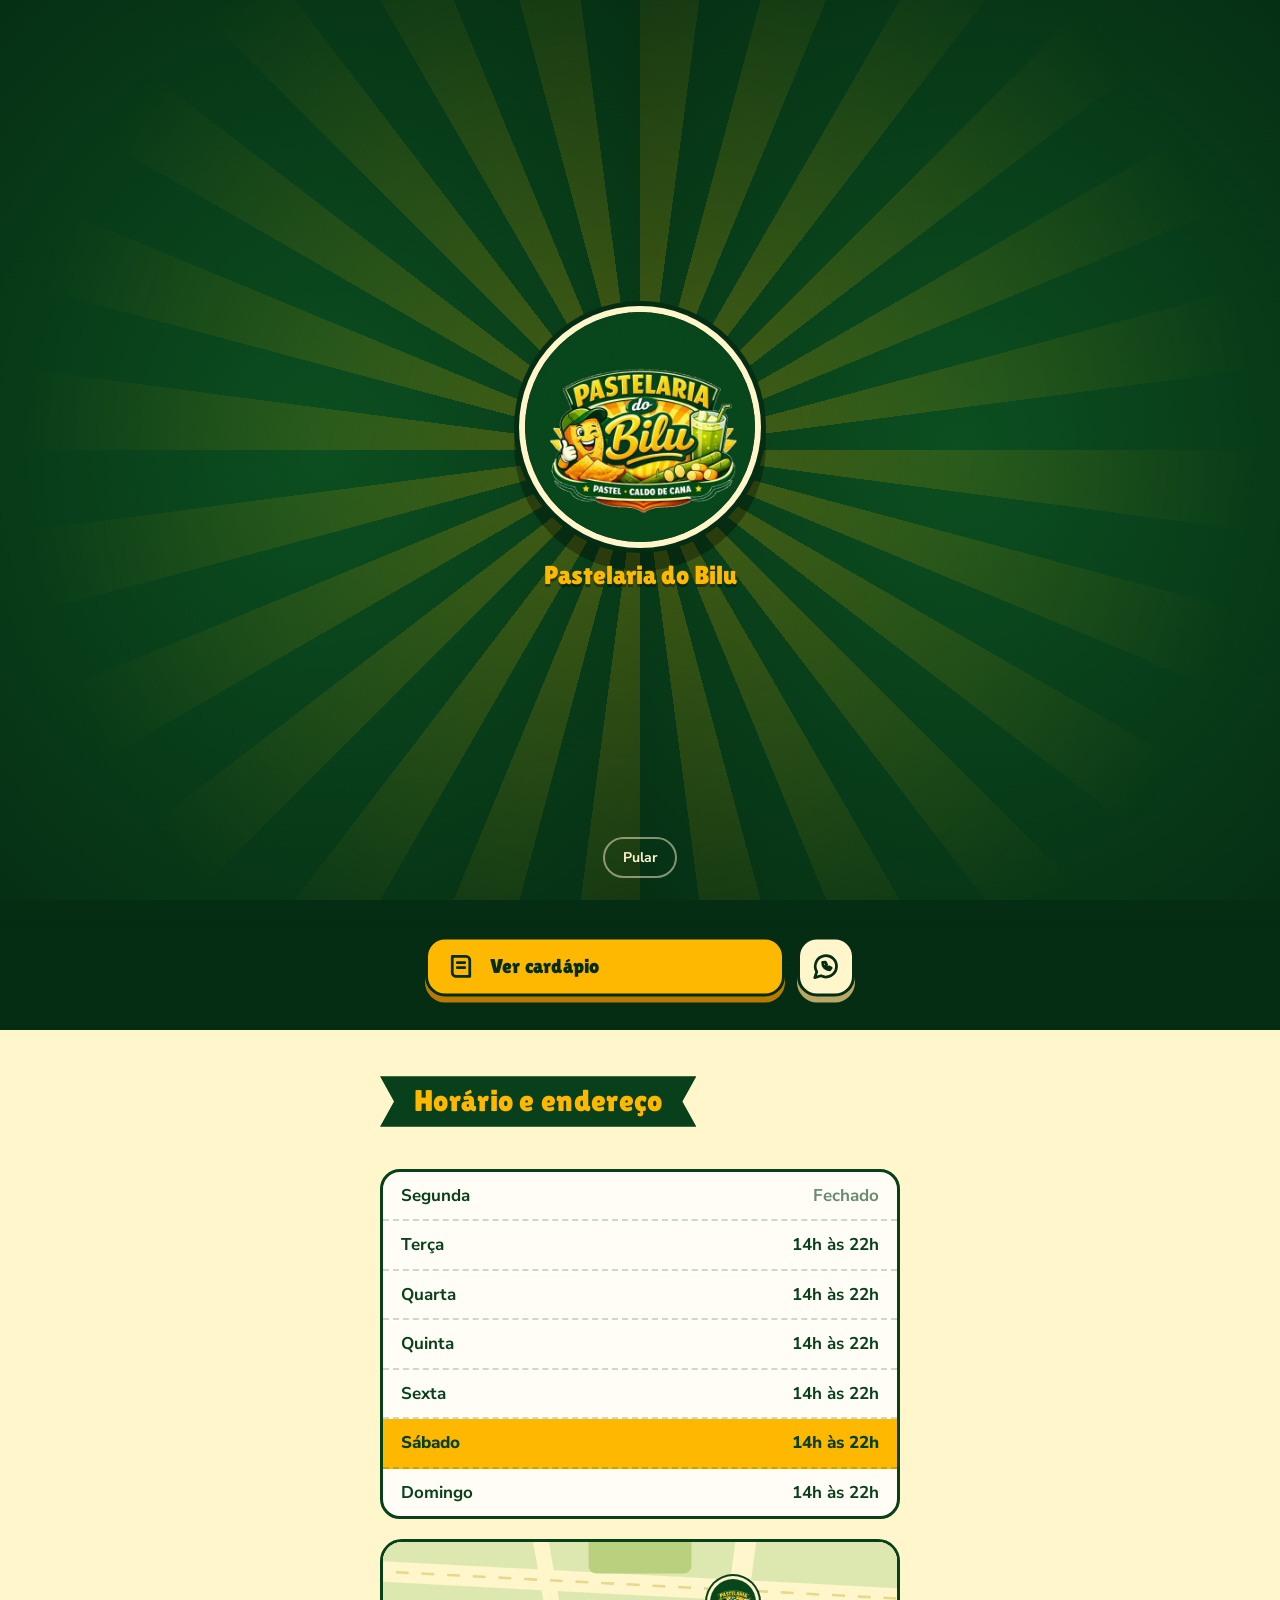
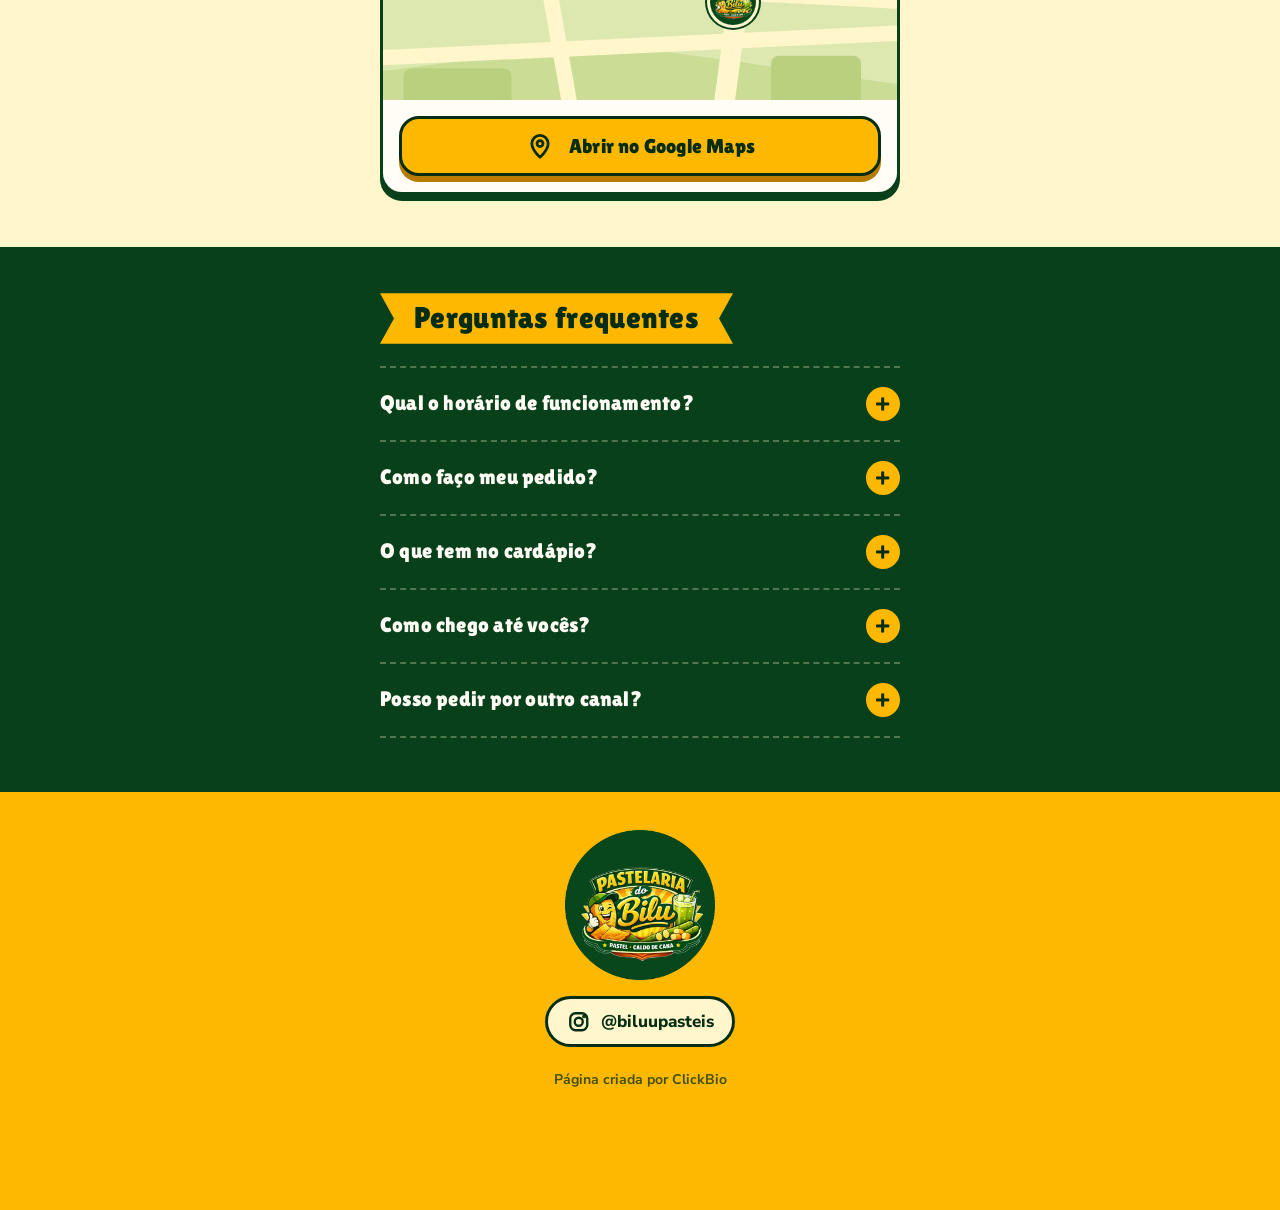
<file: index.html>
<!doctype html>
<html lang="pt-BR" data-base="">
<head>
<meta charset="utf-8">
<meta name="viewport" content="width=device-width,initial-scale=1,viewport-fit=cover">
<title>Pastelaria do Bilu | Pastel, caldo de cana e açaí</title>
<meta name="description" content="Pastelaria do Bilu: pastéis, caldo de cana e açaí. Veja o cardápio, monte seu pedido, chame no WhatsApp e veja como chegar. Aberto de terça a domingo, das 14h às 22h.">
<meta name="theme-color" content="#07401A">
<meta property="og:title" content="Pastelaria do Bilu">
<meta property="og:description" content="Pastel, caldo de cana e açaí. Veja o cardápio e faça seu pedido.">
<meta property="og:type" content="website">
<meta property="og:image" content="assets/img/logo-circulo.png">
<link rel="icon" type="image/png" href="assets/img/favicon.png">
<link rel="apple-touch-icon" href="assets/img/favicon-192.png">
<link rel="preload" href="assets/fonts/lilita-one-latin-400-normal.woff2" as="font" type="font/woff2" crossorigin>
<link rel="preload" href="assets/img/logo-circulo.webp" as="image" type="image/webp">
<script>
(function(){var d=document.documentElement,r=false;
try{r=matchMedia('(prefers-reduced-motion: reduce)').matches}catch(e){}
if(!r){d.classList.add('motion');var v=false;try{v=sessionStorage.getItem('bilu-intro')}catch(e){}if(!v)d.classList.add('intro-on')}
setTimeout(function(){d.classList.add('hero-go')},4500)})();
</script>
<link rel="stylesheet" href="assets/css/style.css">
</head>
<body>
<svg xmlns="http://www.w3.org/2000/svg" width="0" height="0" style="position:absolute" aria-hidden="true" focusable="false"><defs>
<symbol id="i-cardapio" viewBox="0 0 24 24"><path d="M5 4h11a3 3 0 0 1 3 3v13H8a3 3 0 0 1-3-3z"/><path d="M9 9h6M9 13h6"/></symbol>
<symbol id="i-zap" viewBox="0 0 24 24"><path d="M3 21l1.6-4.7A8.5 8.5 0 1 1 8 19.5z"/><path d="M9.3 8.8c-.3 3.3 2.6 6 5.8 5.9l1.1-1.4-2-1-.9.8a3.4 3.4 0 0 1-1.6-1.6l.8-.9-1-2z"/></symbol>
<symbol id="i-pino" viewBox="0 0 24 24"><path d="M12 21s-6.5-5.6-6.5-11a6.5 6.5 0 0 1 13 0c0 5.4-6.5 11-6.5 11z"/><circle cx="12" cy="10" r="2.4"/></symbol>
<symbol id="i-camera" viewBox="0 0 24 24"><path d="M4 8h3l1.6-2.5h6.8L17 8h3a1 1 0 0 1 1 1v9a1 1 0 0 1-1 1H4a1 1 0 0 1-1-1V9a1 1 0 0 1 1-1z"/><circle cx="12" cy="13" r="3.6"/></symbol>
<symbol id="i-seta" viewBox="0 0 24 24"><path d="M5 12h14M13 6l6 6-6 6"/></symbol>
<symbol id="i-voltar" viewBox="0 0 24 24"><path d="M15 5l-7 7 7 7"/></symbol>
<symbol id="i-prox" viewBox="0 0 24 24"><path d="M9 5l7 7-7 7"/></symbol>
<symbol id="i-mais" viewBox="0 0 24 24"><path d="M12 5v14M5 12h14"/></symbol>
<symbol id="i-menos" viewBox="0 0 24 24"><path d="M5 12h14"/></symbol>
<symbol id="i-fechar" viewBox="0 0 24 24"><path d="M6 6l12 12M18 6L6 18"/></symbol>
<symbol id="i-insta" viewBox="0 0 24 24"><rect x="4" y="4" width="16" height="16" rx="5"/><circle cx="12" cy="12" r="3.8"/><circle cx="17" cy="7" r=".7" fill="currentColor"/></symbol>
<symbol id="i-sacola" viewBox="0 0 24 24"><path d="M5 8h14l-1 12H6z"/><path d="M9 8V6a3 3 0 0 1 6 0v2"/></symbol>
<symbol id="i-ifood" viewBox="0 0 46 46"><rect width="46" height="46" rx="14" fill="#EA1D2C"/><g fill="#FFFFFF"><circle cx="16.5" cy="18" r="3.2"/><circle cx="29.5" cy="18" r="3.2"/><path d="M23 32.5c-4.8 0-8.8-3-10.6-7.2.7-.2 1.4-.2 2.2-.2 3.8 0 7.2 2.2 8.4 5.4 1.2-3.2 4.6-5.4 8.4-5.4.8 0 1.5 0 2.2.2-1.8 4.2-5.8 7.2-10.6 7.2z"/></g></symbol>
<symbol id="i-99" viewBox="0 0 46 46"><rect width="46" height="46" rx="14" fill="#E60012"/><g fill="#FFB800"><path d="M16 11c-3.3 0-5.5 2.2-5.5 5.5v3.5c0 3.3 2.2 5.5 5.5 5.5h2.5v5H13v3h8v-17c0-3.3-2.2-5.5-5-5.5zm0 3c1.5 0 2.2 1 2.2 2.5v2.2c0 1.5-.7 2.5-2.2 2.5s-2.2-1-2.2-2.5v-2.2c0-1.5.7-2.5 2.2-2.5z"/><path d="M29 11c-3.3 0-5.5 2.2-5.5 5.5v3.5c0 3.3 2.2 5.5 5.5 5.5h2.5v5H26v3h8v-17c0-3.3-2.2-5.5-5-5.5zm0 3c1.5 0 2.2 1 2.2 2.5v2.2c0 1.5-.7 2.5-2.2 2.5s-2.2-1-2.2-2.5v-2.2c0-1.5.7-2.5 2.2-2.5z"/></g></symbol>
</defs></svg>

<div class="intro" role="presentation">
  <div class="intro-panel l"></div>
  <div class="intro-panel r"></div>
  <div class="intro-centro">
    <span class="intro-raios" aria-hidden="true"></span>
    <img class="intro-logo" src="assets/img/logo-circulo.webp" alt="" width="230" height="230">
    <p class="intro-nome">Pastelaria do Bilu</p>
  </div>
  <button class="intro-pular" type="button">Pular</button>
</div>

<main>
  <header class="hero">
    <div class="toldo" aria-hidden="true"></div>
    <div class="hero-in wrap">
      <img class="avatar rise" style="--i:0" src="assets/img/logo-circulo.webp" alt="Logo da Pastelaria do Bilu" width="158" height="158">
      <h1 class="rise" style="--i:1">Pastelaria do Bilu</h1>
      <p class="sub rise" style="--i:2">Pastel, caldo de cana e açaí</p>
      <p class="status rise" style="--i:3" data-status role="status"><i aria-hidden="true"></i><span>Confira o horário abaixo</span></p>
    </div>
  </header>

  <nav class="links" aria-label="Atalhos">
    <div class="wrap">
      <a class="btn btn-grande rise" style="--i:4" href="cardapio/">
        <span class="btn-bolha"><svg class="ico" aria-hidden="true"><use href="#i-cardapio"/></svg></span>
        <span class="btn-txt"><strong>Ver cardápio</strong><small>Escolha e monte seu pedido</small></span>
        <svg class="ico btn-seta" aria-hidden="true"><use href="#i-seta"/></svg>
      </a>
      <a class="btn btn-massa rise" style="--i:5" data-wa-link data-wa-msg="Olá! Vim pela página da Pastelaria do Bilu.">
        <span class="btn-bolha"><svg class="ico" aria-hidden="true"><use href="#i-zap"/></svg></span>
        <span class="btn-txt"><strong>Chamar no WhatsApp</strong><small>Tire dúvidas ou faça seu pedido</small></span>
        <svg class="ico btn-seta" aria-hidden="true"><use href="#i-seta"/></svg>
      </a>
      <!-- Linha 1: iFood e 99 (estilo tile lado a lado) -->
      <div class="duo">
        <a class="btn btn-ifood btn-tile rise" style="--i:6" data-ifood-link href="https://www.ifood.com.br" target="_blank" rel="noopener">
          <span class="btn-bolha btn-bolha-app"><svg aria-hidden="true"><use href="#i-ifood"/></svg></span>
          <span class="btn-txt"><strong>iFood</strong></span>
        </a>
        <a class="btn btn-noventa btn-tile rise" style="--i:7" data-99-link href="https://m.99app.com" target="_blank" rel="noopener">
          <span class="btn-bolha btn-bolha-app"><svg aria-hidden="true"><use href="#i-99"/></svg></span>
          <span class="btn-txt"><strong>99</strong></span>
        </a>
      </div>

      <!-- Linha 2: Localização e Fotos do ambiente (estilo tile lado a lado) -->
      <div class="duo">
        <a class="btn btn-massa btn-tile rise" style="--i:8" data-maps>
          <span class="btn-bolha"><svg class="ico" aria-hidden="true"><use href="#i-pino"/></svg></span>
          <span class="btn-txt"><strong>Localização</strong><small>Abrir no mapa</small></span>
        </a>
        <button class="btn btn-amarelo btn-tile rise" style="--i:9" type="button" data-open-carrossel>
          <span class="btn-bolha"><svg class="ico" aria-hidden="true"><use href="#i-camera"/></svg></span>
          <span class="btn-txt"><strong>Fotos do ambiente</strong><small>Arraste e veja por dentro</small></span>
        </button>
      </div>
    </div>
  </nav>

  <section class="info" aria-labelledby="t-info">
    <div class="wrap">
      <h2 class="faixa" id="t-info">Horário e endereço</h2>
      <ul class="horas" data-horas aria-label="Horário de funcionamento"></ul>
      <div class="mapa">
        <div class="mapa-visual" aria-hidden="true">
          <svg viewBox="0 0 400 158" preserveAspectRatio="xMidYMid slice">
            <rect width="400" height="158" fill="#DDE8B0"/>
            <path d="M0 118 L170 96 L400 128 L400 158 L0 158Z" fill="#CBDC95"/>
            <path d="M-10 40 L410 62" stroke="#FFF6CC" stroke-width="16"/>
            <path d="M-10 108 L410 88" stroke="#FFF6CC" stroke-width="12"/>
            <path d="M118 -10 L150 170" stroke="#FFF6CC" stroke-width="12"/>
            <path d="M286 -10 L262 170" stroke="#FFF6CC" stroke-width="16"/>
            <path d="M-10 40 L410 62" stroke="#E8D88C" stroke-width="2" stroke-dasharray="10 10"/>
            <rect x="160" y="8" width="80" height="34" rx="6" fill="#B9D07E"/>
            <rect x="302" y="106" width="70" height="40" rx="6" fill="#B9D07E"/>
            <rect x="16" y="116" width="84" height="30" rx="6" fill="#B9D07E"/>
          </svg>
          <span class="mapa-pino"><img src="assets/img/logo-circulo.webp" alt="" width="46" height="46"></span>
        </div>
        <div class="mapa-corpo">
          <p class="end" data-endereco hidden></p>
          <a class="btn btn-cheio" data-maps>
            <svg class="ico" aria-hidden="true"><use href="#i-pino"/></svg>
            <span>Abrir no Google Maps</span>
          </a>
        </div>
      </div>
    </div>
  </section>

  <section class="faq" aria-labelledby="t-faq">
    <div class="wrap">
      <h2 class="faixa faixa-amarela" id="t-faq">Perguntas frequentes</h2>
      <div class="acc">
        <details>
          <summary>Qual o horário de funcionamento?</summary>
          <p>De terça a domingo, das 14h às 22h. Na segunda-feira a gente fecha.</p>
        </details>
        <details>
          <summary>Como faço meu pedido?</summary>
          <p>Abra o cardápio, toque em Adicionar nos itens que você quer e depois em Ver meu pedido. Sua lista segue pronta para o nosso WhatsApp e a gente confirma o valor com você.</p>
        </details>
        <details>
          <summary>O que tem no cardápio?</summary>
          <p>Pastéis, açaí, caldo de cana, sucos e bebidas. Os itens e os preços estão todos na página do cardápio.</p>
        </details>
        <details>
          <summary>Como chego até vocês?</summary>
          <p>Toque em Localização e o mapa abre com o caminho até a pastelaria.</p>
        </details>
        <details>
          <summary>Posso pedir por outro canal?</summary>
          <p>Pode. Chame no WhatsApp ou mande uma mensagem no Instagram <span data-ig-nome></span>.</p>
        </details>
      </div>
    </div>
  </section>
</main>

<footer class="rodape">
  <div class="wrap">
    <img class="rodape-logo" src="assets/img/logo-circulo.webp" alt="Pastelaria do Bilu" width="150" height="150" loading="lazy">
    <a class="ig" data-ig>
      <svg class="ico" aria-hidden="true"><use href="#i-insta"/></svg>
      <span data-ig-nome>@</span>
    </a>
    <p class="credito">Página criada por ClickBio</p>
  </div>
</footer>

<div class="barra-fixa" data-barra aria-hidden="true">
  <a class="btn" href="cardapio/" tabindex="-1">
    <svg class="ico" aria-hidden="true"><use href="#i-cardapio"/></svg>
    <span>Ver cardápio</span>
  </a>
  <a class="btn btn-massa btn-zap" data-wa-link data-wa-msg="Olá! Vim pela página da Pastelaria do Bilu." aria-label="Chamar no WhatsApp" tabindex="-1">
    <svg class="ico" aria-hidden="true"><use href="#i-zap"/></svg>
  </a>
</div>

<!-- Modal Carrossel: Fotos do Ambiente (Aspecto Quadrado 1:1) -->
<div class="carrossel-modal" id="carrossel-modal" role="dialog" aria-modal="true" aria-label="Fotos do ambiente" hidden>
  <div class="carrossel-backdrop" data-close-carrossel></div>
  <div class="carrossel-dialog">
    <div class="carrossel-header">
      <div class="carrossel-titulo">
        <svg class="ico" aria-hidden="true"><use href="#i-camera"/></svg>
        <span>Nosso Espaço</span>
      </div>
      <span class="carrossel-contador" data-carrossel-contador>1 / 5</span>
      <button class="carrossel-fechar" type="button" data-close-carrossel aria-label="Fechar">
        <svg class="ico" aria-hidden="true"><use href="#i-fechar"/></svg>
      </button>
    </div>

    <div class="carrossel-viewport" data-carrossel-viewport>
      <div class="carrossel-track" data-carrossel-track>
        <!-- Slides gerados dinamicamente por carrossel.js -->
      </div>
    </div>

    <div class="carrossel-controles">
      <button class="carrossel-arrow" type="button" data-carrossel-ant aria-label="Foto anterior">
        <svg class="ico" aria-hidden="true"><use href="#i-voltar"/></svg>
      </button>
      <div class="carrossel-dots" data-carrossel-dots></div>
      <button class="carrossel-arrow" type="button" data-carrossel-prox aria-label="Próxima foto">
        <svg class="ico" aria-hidden="true"><use href="#i-prox"/></svg>
      </button>
    </div>

    <div class="carrossel-dica">
      <svg class="ico" aria-hidden="true"><use href="#i-seta"/></svg>
      <span>Arraste para o lado para navegar</span>
    </div>
  </div>
</div>

<script src="assets/js/config.js"></script>
<script src="assets/js/common.js"></script>
<script src="assets/js/carrossel.js"></script>
<script src="assets/js/home.js"></script>
</body>
</html>
</file>
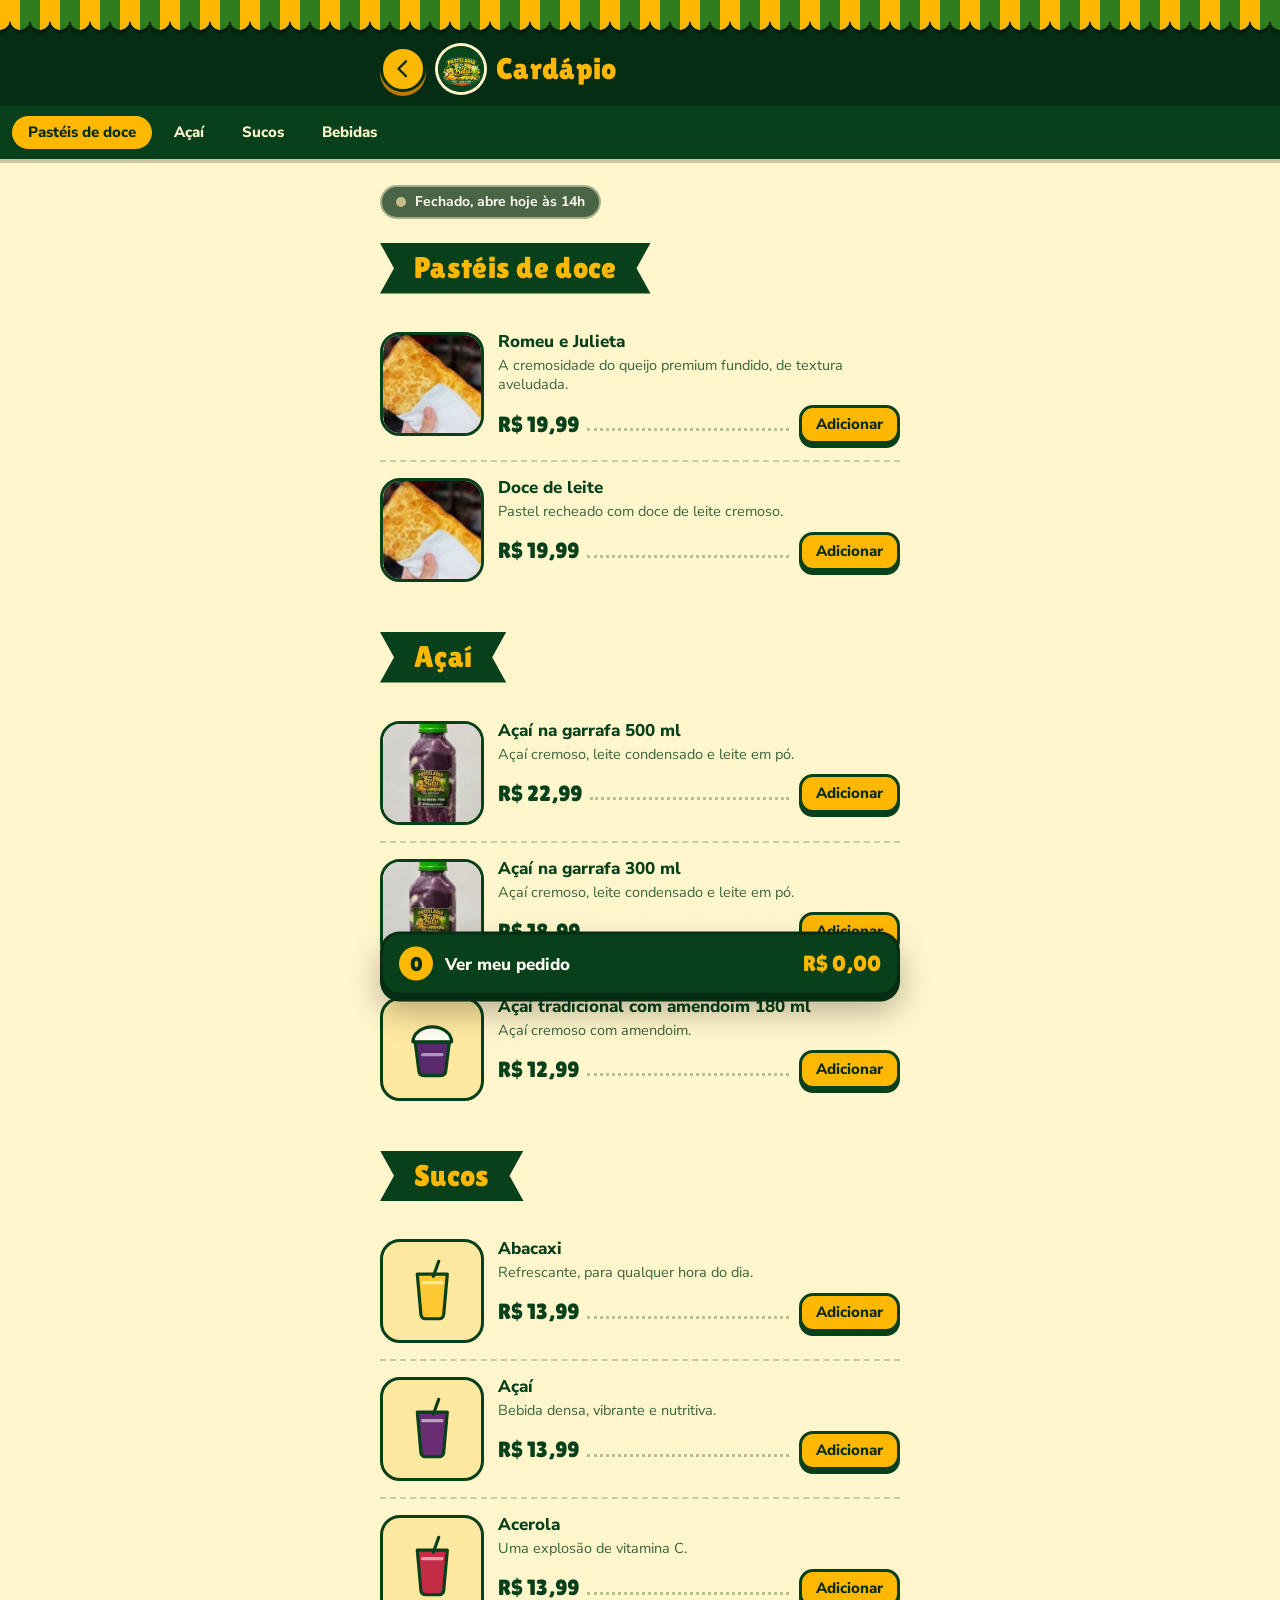
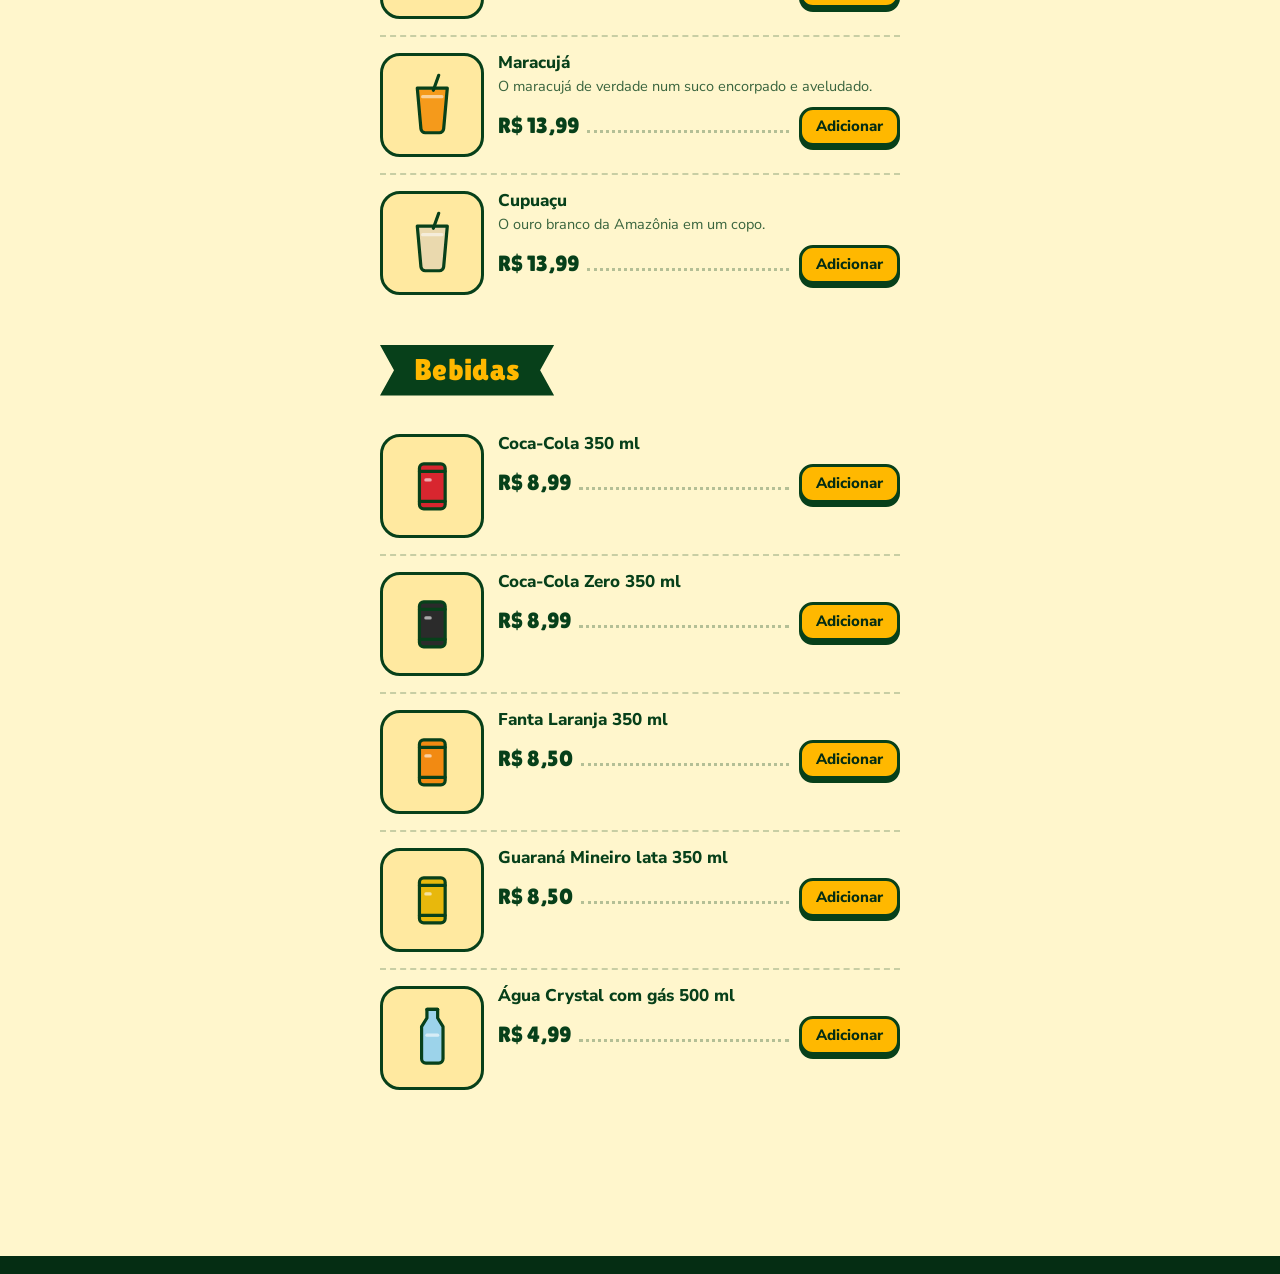
<file: cardapio/index.html>
<!doctype html>
<html lang="pt-BR" data-base="../">
<head>
<meta charset="utf-8">
<meta name="viewport" content="width=device-width,initial-scale=1,viewport-fit=cover">
<title>Cardápio | Pastelaria do Bilu</title>
<meta name="description" content="Cardápio da Pastelaria do Bilu: pastéis, açaí, caldo de cana, sucos e bebidas. Escolha os itens e envie seu pedido pelo WhatsApp.">
<meta name="theme-color" content="#052D13">
<link rel="icon" type="image/png" href="../assets/img/favicon.png">
<link rel="apple-touch-icon" href="../assets/img/favicon-192.png">
<link rel="preload" href="../assets/fonts/lilita-one-latin-400-normal.woff2" as="font" type="font/woff2" crossorigin>
<link rel="stylesheet" href="../assets/css/style.css">
</head>
<body>
<svg xmlns="http://www.w3.org/2000/svg" width="0" height="0" style="position:absolute" aria-hidden="true" focusable="false"><defs>
<symbol id="i-cardapio" viewBox="0 0 24 24"><path d="M5 4h11a3 3 0 0 1 3 3v13H8a3 3 0 0 1-3-3z"/><path d="M9 9h6M9 13h6"/></symbol>
<symbol id="i-zap" viewBox="0 0 24 24"><path d="M3 21l1.6-4.7A8.5 8.5 0 1 1 8 19.5z"/><path d="M9.3 8.8c-.3 3.3 2.6 6 5.8 5.9l1.1-1.4-2-1-.9.8a3.4 3.4 0 0 1-1.6-1.6l.8-.9-1-2z"/></symbol>
<symbol id="i-pino" viewBox="0 0 24 24"><path d="M12 21s-6.5-5.6-6.5-11a6.5 6.5 0 0 1 13 0c0 5.4-6.5 11-6.5 11z"/><circle cx="12" cy="10" r="2.4"/></symbol>
<symbol id="i-camera" viewBox="0 0 24 24"><path d="M4 8h3l1.6-2.5h6.8L17 8h3a1 1 0 0 1 1 1v9a1 1 0 0 1-1 1H4a1 1 0 0 1-1-1V9a1 1 0 0 1 1-1z"/><circle cx="12" cy="13" r="3.6"/></symbol>
<symbol id="i-seta" viewBox="0 0 24 24"><path d="M5 12h14M13 6l6 6-6 6"/></symbol>
<symbol id="i-voltar" viewBox="0 0 24 24"><path d="M15 5l-7 7 7 7"/></symbol>
<symbol id="i-prox" viewBox="0 0 24 24"><path d="M9 5l7 7-7 7"/></symbol>
<symbol id="i-mais" viewBox="0 0 24 24"><path d="M12 5v14M5 12h14"/></symbol>
<symbol id="i-menos" viewBox="0 0 24 24"><path d="M5 12h14"/></symbol>
<symbol id="i-fechar" viewBox="0 0 24 24"><path d="M6 6l12 12M18 6L6 18"/></symbol>
<symbol id="i-insta" viewBox="0 0 24 24"><rect x="4" y="4" width="16" height="16" rx="5"/><circle cx="12" cy="12" r="3.8"/><circle cx="17" cy="7" r=".7" fill="currentColor"/></symbol>
<symbol id="i-sacola" viewBox="0 0 24 24"><path d="M5 8h14l-1 12H6z"/><path d="M9 8V6a3 3 0 0 1 6 0v2"/></symbol>
</defs></svg>

<header class="topo">
  <div class="toldo toldo-sm" aria-hidden="true"></div>
  <div class="wrap">
    <a class="voltar" href="../" aria-label="Voltar para o início"><svg class="ico" aria-hidden="true"><use href="#i-voltar"/></svg></a>
    <div class="topo-id">
      <img src="../assets/img/logo-circulo.webp" alt="" width="46" height="46">
      <h1>Cardápio</h1>
    </div>
  </div>
</header>

<nav class="cats" aria-label="Categorias do cardápio"><div class="cats-in"></div></nav>

<main class="cx">
  <div class="wrap">
    <p class="status status-cx" data-status role="status"><i aria-hidden="true"></i><span></span></p>
    <div data-cardapio></div>
  </div>
</main>

<div class="carrinho-barra" aria-hidden="true">
  <button class="carrinho-abrir" type="button" tabindex="-1">
    <span class="qtd">0</span>
    <span class="rot">Ver meu pedido</span>
    <span class="tot">R$ 0,00</span>
  </button>
</div>

<div class="fundo-gaveta"></div>
<aside class="gaveta" role="dialog" aria-modal="true" aria-labelledby="g-titulo" aria-hidden="true">
  <div class="gaveta-topo">
    <button class="alca" type="button" aria-label="Fechar pedido"></button>
    <h2 class="faixa" id="g-titulo">Seu pedido</h2>
    <button class="fechar" type="button" aria-label="Fechar"><svg class="ico" aria-hidden="true"><use href="#i-fechar"/></svg></button>
  </div>
  <p class="gaveta-vazia">Seu carrinho está vazio. Adicione itens do cardápio.</p>
  <ul class="gaveta-lista" hidden></ul>
  <div class="gaveta-rodape" hidden>
    <label class="obs" for="obs">Alguma observação?
      <textarea id="obs" rows="2" maxlength="240" placeholder="Ex.: sem cebola, troco para R$ 50"></textarea>
    </label>
    <p class="total"><span>Total</span><strong data-total>R$ 0,00</strong></p>
    <a class="btn btn-cheio" id="enviar" target="_blank" rel="noopener">
      <svg class="ico" aria-hidden="true"><use href="#i-zap"/></svg>
      <span>Enviar pedido no WhatsApp</span>
    </a>
    <p class="nota">A gente confirma o valor final e como você vai receber direto no WhatsApp.</p>
    <button class="limpar" type="button">Esvaziar carrinho</button>
  </div>
</aside>
<p class="sr" id="anuncio" aria-live="polite"></p>

<script src="../assets/js/config.js"></script>
<script src="../assets/js/menu-data.js"></script>
<script src="../assets/js/common.js"></script>
<script src="../assets/js/cart.js"></script>
</body>
</html>
</file>
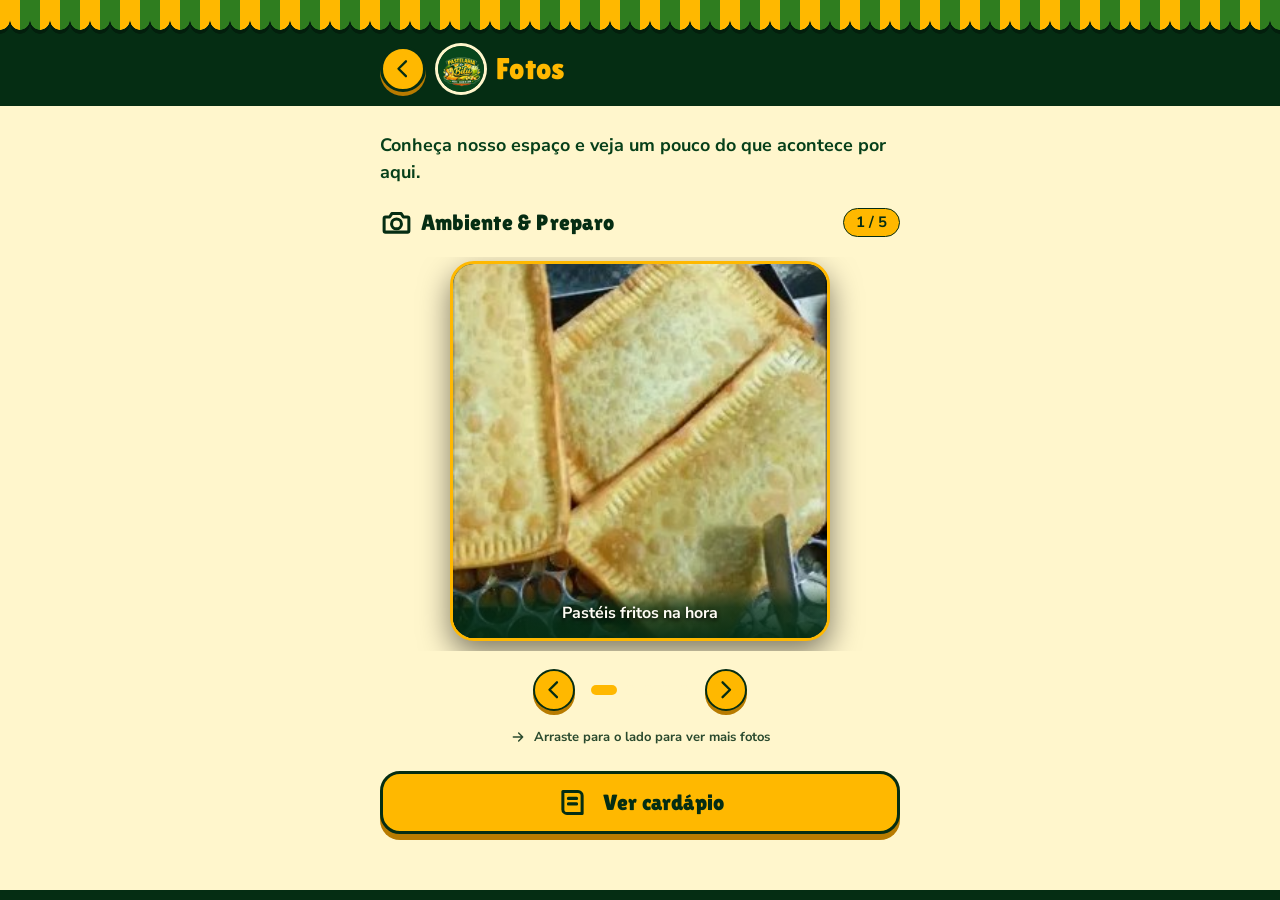
<file: fotos/index.html>
<!doctype html>
<html lang="pt-BR" data-base="../">
<head>
<meta charset="utf-8">
<meta name="viewport" content="width=device-width,initial-scale=1,viewport-fit=cover">
<title>Fotos do Ambiente | Pastelaria do Bilu</title>
<meta name="description" content="Conheça a Pastelaria do Bilu: ambiente, balcão, a máquina de caldo de cana e os pastéis saindo quentinhos da fritura.">
<meta name="theme-color" content="#052D13">
<link rel="icon" type="image/png" href="../assets/img/favicon.png">
<link rel="apple-touch-icon" href="../assets/img/favicon-192.png">
<link rel="preload" href="../assets/fonts/lilita-one-latin-400-normal.woff2" as="font" type="font/woff2" crossorigin>
<link rel="stylesheet" href="../assets/css/style.css">
</head>
<body>
<svg xmlns="http://www.w3.org/2000/svg" width="0" height="0" style="position:absolute" aria-hidden="true" focusable="false"><defs>
<symbol id="i-cardapio" viewBox="0 0 24 24"><path d="M5 4h11a3 3 0 0 1 3 3v13H8a3 3 0 0 1-3-3z"/><path d="M9 9h6M9 13h6"/></symbol>
<symbol id="i-zap" viewBox="0 0 24 24"><path d="M3 21l1.6-4.7A8.5 8.5 0 1 1 8 19.5z"/><path d="M9.3 8.8c-.3 3.3 2.6 6 5.8 5.9l1.1-1.4-2-1-.9.8a3.4 3.4 0 0 1-1.6-1.6l.8-.9-1-2z"/></symbol>
<symbol id="i-pino" viewBox="0 0 24 24"><path d="M12 21s-6.5-5.6-6.5-11a6.5 6.5 0 0 1 13 0c0 5.4-6.5 11-6.5 11z"/><circle cx="12" cy="10" r="2.4"/></symbol>
<symbol id="i-camera" viewBox="0 0 24 24"><path d="M4 8h3l1.6-2.5h6.8L17 8h3a1 1 0 0 1 1 1v9a1 1 0 0 1-1 1H4a1 1 0 0 1-1-1V9a1 1 0 0 1 1-1z"/><circle cx="12" cy="13" r="3.6"/></symbol>
<symbol id="i-seta" viewBox="0 0 24 24"><path d="M5 12h14M13 6l6 6-6 6"/></symbol>
<symbol id="i-voltar" viewBox="0 0 24 24"><path d="M15 5l-7 7 7 7"/></symbol>
<symbol id="i-prox" viewBox="0 0 24 24"><path d="M9 5l7 7-7 7"/></symbol>
<symbol id="i-mais" viewBox="0 0 24 24"><path d="M12 5v14M5 12h14"/></symbol>
<symbol id="i-menos" viewBox="0 0 24 24"><path d="M5 12h14"/></symbol>
<symbol id="i-fechar" viewBox="0 0 24 24"><path d="M6 6l12 12M18 6L6 18"/></symbol>
<symbol id="i-insta" viewBox="0 0 24 24"><rect x="4" y="4" width="16" height="16" rx="5"/><circle cx="12" cy="12" r="3.8"/><circle cx="17" cy="7" r=".7" fill="currentColor"/></symbol>
<symbol id="i-sacola" viewBox="0 0 24 24"><path d="M5 8h14l-1 12H6z"/><path d="M9 8V6a3 3 0 0 1 6 0v2"/></symbol>
</defs></svg>

<header class="topo">
  <div class="toldo toldo-sm" aria-hidden="true"></div>
  <div class="wrap">
    <a class="voltar" href="../" aria-label="Voltar para o início"><svg class="ico" aria-hidden="true"><use href="#i-voltar"/></svg></a>
    <div class="topo-id">
      <img src="../assets/img/logo-circulo.webp" alt="" width="46" height="46">
      <h1>Fotos</h1>
    </div>
  </div>
</header>

<main class="fx">
  <div class="wrap">
    <p class="intro-texto">Conheça nosso espaço e veja um pouco do que acontece por aqui.</p>
    
    <div class="carrossel-secao">
      <div class="carrossel-header" style="color:var(--mata-fundo);width:100%;">
        <div class="carrossel-titulo" style="color:var(--mata-fundo);">
          <svg class="ico" aria-hidden="true"><use href="#i-camera"/></svg>
          <span>Ambiente & Preparo</span>
        </div>
        <span class="carrossel-contador" data-carrossel-contador style="background:var(--pastel);color:var(--mata-fundo);border-color:var(--mata-fundo);">1 / 5</span>
      </div>

      <div class="carrossel-viewport" data-carrossel-viewport>
        <div class="carrossel-track" data-carrossel-track>
          <!-- Slides gerados por carrossel.js -->
        </div>
      </div>

      <div class="carrossel-controles">
        <button class="carrossel-arrow" type="button" data-carrossel-ant aria-label="Foto anterior">
          <svg class="ico" aria-hidden="true"><use href="#i-voltar"/></svg>
        </button>
        <div class="carrossel-dots" data-carrossel-dots></div>
        <button class="carrossel-arrow" type="button" data-carrossel-prox aria-label="Próxima foto">
          <svg class="ico" aria-hidden="true"><use href="#i-prox"/></svg>
        </button>
      </div>

      <div class="carrossel-dica" style="color:var(--mata-fundo);">
        <svg class="ico" aria-hidden="true"><use href="#i-seta"/></svg>
        <span>Arraste para o lado para ver mais fotos</span>
      </div>
    </div>

    <a class="btn btn-cheio" href="../cardapio/">
      <svg class="ico" aria-hidden="true"><use href="#i-cardapio"/></svg>
      <span>Ver cardápio</span>
    </a>
  </div>
</main>

<script src="../assets/js/config.js"></script>
<script src="../assets/js/common.js"></script>
<script src="../assets/js/carrossel.js"></script>
</body>
</html>
</file>
<file: assets/css/style.css>
/* Pastelaria do Bilu — sistema visual "letreiro de pastelaria"
   Formas: toldo recortado, faixa com pontas em V, botão de selo com sombra dura, logo em círculo.
   Cores tiradas da logo: verde-escuro do letreiro, amarelo do pastel, verde-caldo. */

@font-face{font-family:"Lilita One";src:url(../fonts/lilita-one-latin-400-normal.woff2) format("woff2");font-weight:400;font-style:normal;font-display:swap}
@font-face{font-family:"Nunito Sans";src:url(../fonts/nunito-sans-latin-400-normal.woff2) format("woff2");font-weight:400;font-style:normal;font-display:swap}
@font-face{font-family:"Nunito Sans";src:url(../fonts/nunito-sans-latin-600-normal.woff2) format("woff2");font-weight:600;font-style:normal;font-display:swap}
@font-face{font-family:"Nunito Sans";src:url(../fonts/nunito-sans-latin-700-normal.woff2) format("woff2");font-weight:700;font-style:normal;font-display:swap}
@font-face{font-family:"Nunito Sans";src:url(../fonts/nunito-sans-latin-800-normal.woff2) format("woff2");font-weight:800;font-style:normal;font-display:swap}

:root{
  --mata:#07401A;          /* verde do letreiro */
  --mata-fundo:#052D13;    /* verde mais fechado */
  --folha:#2F7D1F;         /* verde do boné */
  --caldo:#A8C93A;         /* verde-caldo */
  --pastel:#FFB800;        /* amarelo do pastel */
  --pastel-claro:#FFD34D;
  --massa:#FFF6CC;         /* amarelo-claro do fundo da logo */
  --massa-2:#FFE9A0;
  --branco:#FFFDF5;
  --titulo:"Lilita One","Arial Rounded MT Bold","Trebuchet MS",system-ui,sans-serif;
  --texto:"Nunito Sans",system-ui,-apple-system,"Segoe UI",Roboto,sans-serif;
  --ease:cubic-bezier(.2,.7,.2,1);
  color-scheme:light;
}

*,*::before,*::after{box-sizing:border-box}
html{-webkit-text-size-adjust:100%;text-size-adjust:100%;scroll-behavior:smooth}
html.trava{overflow:hidden}
body{margin:0;background:var(--mata-fundo);color:var(--mata);font:400 17px/1.5 var(--texto);-webkit-font-smoothing:antialiased;overflow-x:hidden}
img,svg{display:block;max-width:100%}
a{color:inherit}
button{font:inherit;color:inherit;cursor:pointer}
:focus-visible{outline:3px solid var(--pastel-claro);outline-offset:3px;border-radius:6px}
[hidden]{display:none!important}
.wrap{width:100%;max-width:520px;margin:0 auto}
.sr{position:absolute;width:1px;height:1px;overflow:hidden;clip:rect(0 0 0 0);white-space:nowrap}
.ico{width:1.5em;height:1.5em;flex:none;fill:none;stroke:currentColor;stroke-width:2.2;stroke-linecap:round;stroke-linejoin:round}

/* ---------- toldo ---------- */
.toldo{--w:28px;position:absolute;left:0;right:0;top:0;height:calc(var(--w)*1.5);z-index:3;pointer-events:none;filter:drop-shadow(0 4px 0 rgba(0,0,0,.3))}
.toldo::before{content:"";position:absolute;inset:0;
  background:repeating-linear-gradient(90deg,var(--pastel) 0 var(--w),var(--folha) var(--w) calc(var(--w)*2));
  -webkit-mask:linear-gradient(#000,#000) top/100% calc(100% - var(--w)/2) no-repeat,radial-gradient(circle at 50% 0,#000 calc(var(--w)/2 - .5px),transparent calc(var(--w)/2)) bottom/var(--w) calc(var(--w)/2) repeat-x;
  mask:linear-gradient(#000,#000) top/100% calc(100% - var(--w)/2) no-repeat,radial-gradient(circle at 50% 0,#000 calc(var(--w)/2 - .5px),transparent calc(var(--w)/2)) bottom/var(--w) calc(var(--w)/2) repeat-x}
.toldo-sm{--w:20px}

/* ---------- faixa (título em letreiro) ---------- */
.faixa{display:inline-block;margin:0 0 22px;padding:9px 34px 10px;font:400 clamp(24px,7vw,30px)/1.05 var(--titulo);letter-spacing:.01em;color:var(--pastel);background:var(--mata);
  clip-path:polygon(0 0,100% 0,calc(100% - 14px) 50%,100% 100%,0 100%,14px 50%)}
.faixa-amarela{background:var(--pastel);color:var(--mata-fundo)}

/* ---------- status (aberto/fechado) ---------- */
.status{display:inline-flex;align-items:center;gap:9px;margin:0;padding:8px 16px;border:2px solid rgba(255,246,204,.5);border-radius:999px;background:rgba(5,45,19,.72);font:700 15px/1 var(--texto);color:var(--branco)}
.status i{width:10px;height:10px;border-radius:50%;background:#C9BE8A;flex:none}
.status.aberto i{background:#7BE04A;animation:pulso 1.8s ease-out infinite}
@keyframes pulso{0%{box-shadow:0 0 0 0 rgba(123,224,74,.6)}100%{box-shadow:0 0 0 9px rgba(123,224,74,0)}}

/* ---------- botão de selo ---------- */
.btn{--cor:var(--pastel);--cor-sombra:#B87B00;--varre:#FFE27A;--fg:var(--mata-fundo);
  position:relative;isolation:isolate;overflow:hidden;display:flex;align-items:center;gap:14px;min-height:60px;padding:12px 18px;
  border:3px solid var(--mata-fundo);border-radius:20px;background:var(--cor);color:var(--fg);text-decoration:none;text-align:left;
  font:400 22px/1.05 var(--titulo);letter-spacing:.01em;box-shadow:0 6px 0 var(--cor-sombra);
  transition:transform .15s var(--ease),box-shadow .15s var(--ease);-webkit-tap-highlight-color:transparent}
.btn::before{content:"";position:absolute;inset:0;z-index:-1;background:var(--varre);transform:scaleX(0);transform-origin:left;transition:transform .5s cubic-bezier(.7,0,.2,1)}
.btn:active::before,.btn:focus-visible::before{transform:scaleX(1)}
@media (hover:hover){.btn:hover::before{transform:scaleX(1)}}
.btn:active{transform:translateY(4px);box-shadow:0 2px 0 var(--cor-sombra)}
.btn-massa{--cor:var(--massa);--cor-sombra:#B8A767;--varre:#fff}
.btn-amarelo{--cor:var(--pastel);--cor-sombra:#B87B00;--varre:#FFE27A;--fg:var(--mata-fundo)}
.btn-escuro{--cor:var(--mata);--cor-sombra:#021a0a;--varre:#0E5A27;--fg:var(--pastel)}
.btn-escuro{border-color:var(--mata-fundo)}

/* ---------- botão ifood (tile com fundo massa igual ao WhatsApp e logo iFood) ---------- */
.btn-ifood{--cor:var(--massa);--cor-sombra:#B8A767;--varre:#fff;--fg:#EA1D2C;border-color:var(--mata-fundo)}
.btn-ifood strong{color:#EA1D2C;font-size:24px}

/* ---------- botão 99 (tile com mesmo fundo amarelo var(--pastel) e logo 99) ---------- */
.btn-noventa{--cor:var(--pastel);--cor-sombra:#B87B00;--varre:#FFE27A;--fg:var(--mata-fundo);border-color:var(--mata-fundo)}
.btn-noventa strong{color:var(--mata-fundo);font-size:24px}

/* bolha de ícone dos aplicativos (iFood e 99) */
.btn-bolha-app{border-radius:14px;background:transparent;padding:0;overflow:hidden;box-shadow:0 4px 10px rgba(0,0,0,.18)}
.btn-bolha-app svg{width:46px;height:46px;display:block}
.btn-bolha{display:grid;place-items:center;width:46px;height:46px;border-radius:50%;background:var(--mata-fundo);color:var(--pastel);flex:none}
.btn-bolha .ico{width:24px;height:24px}
.btn-txt{display:grid;gap:3px;flex:1;min-width:0}
.btn-txt strong{font-weight:400}
.btn-txt small{font:700 14px/1.25 var(--texto);opacity:.82;letter-spacing:0}
.btn-seta{width:26px;height:26px;margin-left:auto}
.btn-grande{min-height:82px;font-size:25px;padding:14px 18px}
.btn-tile{flex-direction:column;align-items:flex-start;justify-content:space-between;gap:12px;min-height:116px;padding:14px 16px;font-size:21px}
.btn-cheio{width:100%;justify-content:center;text-align:center}

/* ---------- hero ---------- */
.hero{position:relative;isolation:isolate;overflow:hidden;color:var(--branco);text-align:center;padding:96px 20px 46px;
  background:
    linear-gradient(180deg,rgba(5,45,19,.22) 0%,rgba(5,45,19,.72) 100%),
    var(--hero-foto,none) center/cover no-repeat,
    repeating-conic-gradient(from 0deg at 50% 52%,rgba(255,184,0,.22) 0 6deg,transparent 6deg 12deg),
    radial-gradient(120% 95% at 50% 52%,#18772F 0%,var(--mata) 52%,var(--mata-fundo) 100%)}
.hero-in{display:grid;justify-items:center;gap:0}
.avatar{width:158px;height:158px;border-radius:50%;box-shadow:0 0 0 5px var(--massa),0 0 0 9px var(--mata-fundo),0 14px 0 9px rgba(0,0,0,.28)}
.hero h1{text-wrap:balance;margin:26px 0 0;font:400 clamp(40px,12vw,58px)/.98 var(--titulo);letter-spacing:.01em;color:var(--pastel);text-shadow:0 3px 0 var(--mata-fundo),0 0 18px rgba(5,45,19,.55)}
.hero .sub{margin:12px 0 20px;font:700 clamp(17px,4.6vw,19px)/1.3 var(--texto);color:var(--massa)}

/* ---------- links ---------- */
.links{background:var(--mata-fundo);padding:30px 20px 44px}
.links .wrap{display:grid;gap:16px}
.links .duo{display:grid;grid-template-columns:1fr 1fr;gap:16px}

/* ---------- horário e endereço ---------- */
.info{background:var(--massa);color:var(--mata);padding:46px 20px 52px}
.info .wrap{display:grid;gap:20px;justify-items:start}
.info .wrap>*{width:100%}
.info .faixa{width:auto}
.horas{list-style:none;margin:0;padding:0;border:3px solid var(--mata);border-radius:20px;background:var(--branco);overflow:hidden}
.horas li{display:flex;justify-content:space-between;gap:12px;padding:11px 18px;font-weight:700;border-bottom:2px dashed rgba(7,64,26,.2)}
.horas li:last-child{border-bottom:0}
.horas li.hoje{background:var(--pastel);font-weight:800}
.horas li.fechado span:last-child{opacity:.6}
.mapa{border:3px solid var(--mata);border-radius:22px;overflow:hidden;background:var(--branco);box-shadow:0 6px 0 var(--mata)}
.mapa-visual{position:relative;height:158px;background:#DDE8B0;overflow:hidden}
.mapa-visual svg{position:absolute;inset:0;width:100%;height:100%}
.mapa-pino{position:absolute;left:68%;top:38%;width:46px;height:46px;margin:-23px 0 0 -23px}
.mapa-pino img{width:100%;height:100%;border-radius:50%;box-shadow:0 0 0 3px var(--massa),0 0 0 5px var(--mata)}
.mapa-pino::after{content:"";position:absolute;inset:-10px;border-radius:50%;border:3px solid var(--mata);opacity:0;animation:onda 2.2s ease-out infinite}
@keyframes onda{0%{transform:scale(.55);opacity:.8}100%{transform:scale(1.5);opacity:0}}
.mapa-corpo{display:grid;gap:12px;padding:16px}
.mapa-corpo .end{margin:0;font-weight:800;font-size:18px;line-height:1.3}
.mapa-corpo .btn{min-height:56px;font-size:20px}

/* ---------- perguntas ---------- */
.faq{background:var(--mata);color:var(--branco);padding:46px 20px 54px}
.faq .wrap{display:grid;justify-items:start}
.acc{width:100%;border-top:2px dashed rgba(255,246,204,.3)}
.acc details{border-bottom:2px dashed rgba(255,246,204,.3)}
.acc summary{list-style:none;display:flex;align-items:center;justify-content:space-between;gap:18px;padding:19px 0;font:400 21px/1.2 var(--titulo);letter-spacing:.01em;cursor:pointer}
.acc summary::-webkit-details-marker{display:none}
.acc summary::after{content:"+";flex:none;display:grid;place-items:center;width:34px;height:34px;border-radius:50%;background:var(--pastel);color:var(--mata-fundo);font:400 26px/1 var(--titulo);transition:transform .35s var(--ease)}
.acc details[open] summary::after{transform:rotate(45deg)}
.acc p{margin:0;padding:0 44px 20px 0;font-size:17px;line-height:1.55;color:var(--massa)}
@supports (interpolate-size:allow-keywords){
  .acc{interpolate-size:allow-keywords}
  .acc details::details-content{block-size:0;overflow:hidden;transition:block-size .4s var(--ease),content-visibility .4s allow-discrete}
  .acc details[open]::details-content{block-size:auto}
}

/* ---------- rodapé ---------- */
.rodape{background:var(--pastel);color:var(--mata-fundo);text-align:center;padding:38px 20px 120px}
.rodape .wrap{display:grid;justify-items:center;gap:16px}
.rodape-logo{width:150px;height:auto}
.rodape .ig{display:inline-flex;align-items:center;gap:10px;padding:10px 18px;border:3px solid var(--mata-fundo);border-radius:999px;font-weight:800;text-decoration:none;background:var(--massa)}
.rodape .credito{margin:6px 0 0;font-size:14px;font-weight:700;opacity:.75}

/* ---------- barra fixa (início) ---------- */
.barra-fixa{position:fixed;left:0;right:0;bottom:0;z-index:30;display:flex;justify-content:center;gap:12px;padding:22px 16px calc(14px + env(safe-area-inset-bottom));
  background:linear-gradient(0deg,rgba(5,45,19,.97) 62%,rgba(5,45,19,0));transform:translateY(115%);transition:transform .45s var(--ease);pointer-events:none}
.barra-fixa.on{transform:none}
.barra-fixa .btn{pointer-events:auto;min-height:56px;font-size:20px}
.barra-fixa .btn:first-child{flex:1;max-width:360px}
.barra-fixa .btn-zap{width:58px;padding:0;justify-content:center;flex:none}

/* ---------- entrada (plano Autoridade) ---------- */
.intro{position:fixed;inset:0;z-index:100;display:none;place-items:center;overflow:hidden;cursor:pointer}
.intro-on .intro{display:grid}
.intro-panel{position:absolute;top:0;bottom:0;width:50.4%;background:radial-gradient(120% 100% at 50% 50%,#0C4F20,var(--mata-fundo) 70%);transition:transform .75s cubic-bezier(.7,0,.2,1)}
.intro-panel.l{left:0}
.intro-panel.r{right:0}
.intro-centro{position:relative;z-index:2;display:grid;justify-items:center;gap:20px;transition:opacity .45s ease,transform .75s cubic-bezier(.7,0,.2,1)}
.intro-raios{position:absolute;left:50%;top:50%;width:150vmax;height:150vmax;margin:-75vmax 0 0 -75vmax;z-index:-1;
  background:repeating-conic-gradient(rgba(255,184,0,.26) 0 7.5deg,transparent 7.5deg 15deg);
  -webkit-mask:radial-gradient(circle,#000 0,transparent 46%);mask:radial-gradient(circle,#000 0,transparent 46%);animation:giro 14s linear infinite}
@keyframes giro{to{transform:rotate(1turn)}}
.intro-logo{width:min(58vw,230px);height:auto;aspect-ratio:1;border-radius:50%;box-shadow:0 0 0 6px var(--massa),0 0 0 11px var(--mata-fundo),0 18px 0 11px rgba(0,0,0,.3);animation:logo-pop .85s cubic-bezier(.2,1.25,.4,1) .15s both}
@keyframes logo-pop{from{opacity:0;transform:scale(.3) rotate(-14deg)}to{opacity:1;transform:none}}
.intro-nome{margin:0;font:400 26px/1 var(--titulo);color:var(--pastel);text-shadow:0 3px 0 rgba(0,0,0,.35);animation:surge .6s var(--ease) .75s both}
@keyframes surge{from{opacity:0;transform:translateY(14px)}to{opacity:1;transform:none}}
.intro-pular{position:absolute;z-index:3;bottom:calc(22px + env(safe-area-inset-bottom));left:50%;transform:translateX(-50%);padding:9px 18px;border:2px solid rgba(255,246,204,.5);border-radius:999px;background:transparent;color:var(--massa);font:700 14px var(--texto)}
.intro-saindo .intro-panel.l{transform:translateX(-101%)}
.intro-saindo .intro-panel.r{transform:translateX(101%)}
.intro-saindo .intro-centro{opacity:0;transform:scale(1.35)}
.intro-saindo .intro-pular{opacity:0}
.intro-saindo{pointer-events:none}

/* sequência do hero, depois da entrada */
.motion .rise{opacity:0}
.hero-go .rise{animation:subir .7s var(--ease) both;animation-delay:calc(var(--i,0)*90ms)}
@keyframes subir{from{opacity:0;transform:translateY(18px) scale(.97)}to{opacity:1;transform:none}}

/* ---------- páginas internas: cabeçalho ---------- */
.topo{position:relative;background:var(--mata-fundo);color:var(--branco);padding:46px 16px 14px}
.topo .wrap{display:flex;align-items:center;gap:12px}
.voltar{display:grid;place-items:center;width:46px;height:46px;flex:none;border:3px solid var(--mata-fundo);border-radius:50%;background:var(--pastel);color:var(--mata-fundo);box-shadow:0 4px 0 #B87B00;text-decoration:none}
.voltar:active{transform:translateY(3px);box-shadow:0 1px 0 #B87B00}
.topo-id{display:flex;align-items:center;gap:12px;min-width:0;flex:1}
.topo-id img{width:46px;height:46px;border-radius:50%;box-shadow:0 0 0 3px var(--massa)}
.topo h1{margin:0;font:400 30px/1 var(--titulo);color:var(--pastel);letter-spacing:.01em}

/* ---------- cardápio ---------- */
.cats{position:sticky;top:0;z-index:30;background:var(--mata);box-shadow:0 4px 0 rgba(0,0,0,.2)}
.cats-in{position:relative;display:flex;gap:6px;overflow-x:auto;padding:10px 12px;scrollbar-width:none;-webkit-overflow-scrolling:touch}
.cats-in::-webkit-scrollbar{display:none}
.cats a{position:relative;z-index:1;flex:none;padding:9px 16px;border-radius:999px;color:var(--massa);font:800 15px/1 var(--texto);text-decoration:none;white-space:nowrap;transition:color .3s}
.cats a[aria-current="true"]{color:var(--mata-fundo)}
.cats .pilula{position:absolute;z-index:0;top:10px;bottom:10px;left:0;border-radius:999px;background:var(--pastel);transition:transform .45s cubic-bezier(.7,0,.2,1),width .45s cubic-bezier(.7,0,.2,1)}
.cx{background:var(--massa);color:var(--mata);padding:26px 16px 150px;min-height:70vh}
.cx .status-cx{margin:0 0 24px;padding:8px 14px;font-size:14px}
.cx .cat{scroll-margin-top:74px;margin-bottom:34px}
.cx .cat:last-child{margin-bottom:0}
.itens{list-style:none;margin:0;padding:0}
.item{display:grid;grid-template-columns:92px 1fr;gap:14px;padding:16px 0;border-bottom:2px dashed rgba(7,64,26,.22)}
.item:last-child{border-bottom:0}
.item-foto{width:92px;height:92px;border:3px solid var(--mata);border-radius:20px;overflow:hidden;background:var(--massa-2);display:grid;place-items:center}
.item-foto img{width:100%;height:100%;object-fit:cover}
.item-foto svg{width:70%;height:70%}
.item h3{margin:0;font:800 17px/1.2 var(--texto)}
.item .desc{margin:4px 0 0;font-size:14.5px;line-height:1.35;color:rgba(7,64,26,.8)}
.item-rodape{display:flex;align-items:center;gap:10px;margin-top:10px}
.preco{display:flex;align-items:center;flex:1;gap:8px;min-width:0;font:400 22px/1 var(--titulo);color:var(--mata);white-space:nowrap}
.preco::after{content:"";flex:1;min-width:6px;border-bottom:3px dotted rgba(7,64,26,.3);transform:translateY(5px)}
.add{padding:9px 14px;border:3px solid var(--mata);border-radius:14px;background:var(--pastel);color:var(--mata-fundo);font:800 15px/1 var(--texto);box-shadow:0 4px 0 var(--mata);transition:transform .12s var(--ease),box-shadow .12s var(--ease)}
.add:active{transform:translateY(3px);box-shadow:0 1px 0 var(--mata)}
.step{display:inline-flex;align-items:center;border:3px solid var(--mata);border-radius:14px;background:var(--mata);color:var(--pastel);overflow:hidden}
.step button{display:grid;place-items:center;width:38px;height:36px;border:0;background:var(--pastel);color:var(--mata-fundo)}
.step button:active{background:var(--pastel-claro)}
.step .ico{width:20px;height:20px;stroke-width:3}
.step output{min-width:34px;text-align:center;font:400 20px/1 var(--titulo)}
.cx .vazio{margin:0;font-weight:700}

.carrinho-barra{position:fixed;left:0;right:0;bottom:0;z-index:40;padding:10px 14px calc(12px + env(safe-area-inset-bottom));pointer-events:none;transform:translateY(125%);transition:transform .45s var(--ease)}
.carrinho-barra.on{transform:none}
.carrinho-abrir{pointer-events:auto;display:flex;align-items:center;gap:12px;width:100%;max-width:520px;margin:0 auto;padding:12px 16px;border:3px solid var(--mata-fundo);border-radius:20px;background:var(--mata);color:var(--branco);font:800 17px/1 var(--texto);box-shadow:0 6px 0 var(--mata-fundo),0 16px 32px rgba(0,0,0,.28);text-align:left}
.carrinho-abrir .qtd{display:grid;place-items:center;min-width:34px;height:34px;padding:0 8px;border-radius:999px;background:var(--pastel);color:var(--mata-fundo);font:400 20px/1 var(--titulo)}
.carrinho-abrir .rot{flex:1}
.carrinho-abrir .tot{font:400 22px/1 var(--titulo);color:var(--pastel)}
.carrinho-abrir.pulo{animation:pulo .38s var(--ease)}
@keyframes pulo{0%{transform:scale(1)}40%{transform:scale(1.035)}100%{transform:scale(1)}}

.fundo-gaveta{position:fixed;inset:0;z-index:50;background:rgba(5,45,19,.62);opacity:0;pointer-events:none;transition:opacity .4s ease}
.gaveta-on .fundo-gaveta{opacity:1;pointer-events:auto}
.gaveta{position:fixed;left:0;right:0;bottom:0;z-index:60;display:flex;flex-direction:column;width:min(100%,520px);max-height:90dvh;margin:0 auto;background:var(--massa);color:var(--mata);border:3px solid var(--mata-fundo);border-bottom:0;border-radius:28px 28px 0 0;transform:translateY(105%);transition:transform .55s var(--ease);box-shadow:0 -10px 40px rgba(0,0,0,.3)}
.gaveta-on .gaveta{transform:none}
.gaveta-topo{position:relative;padding:8px 18px 4px;flex:none}
.alca{display:block;width:48px;height:6px;margin:0 auto 12px;border:0;border-radius:6px;background:rgba(7,64,26,.3);cursor:grab;touch-action:none;padding:0}
.gaveta-topo .faixa{margin:0}
.fechar{position:absolute;right:14px;top:18px;display:grid;place-items:center;width:42px;height:42px;border:3px solid var(--mata);border-radius:50%;background:var(--massa);color:var(--mata)}
.gaveta-lista{list-style:none;margin:0;padding:6px 18px;overflow-y:auto;overscroll-behavior:contain;flex:1}
.linha{display:grid;grid-template-columns:1fr auto;gap:4px 12px;align-items:center;padding:13px 0;border-bottom:2px dashed rgba(7,64,26,.22)}
.linha h3{margin:0;font:800 16.5px/1.2 var(--texto)}
.linha .un{margin:0;font-size:14px;color:rgba(7,64,26,.75)}
.linha .sub{font:400 20px/1 var(--titulo);text-align:right}
.linha .step{grid-column:2;grid-row:1/3;justify-self:end}
.linha .sub{display:none}
.gaveta-vazia{margin:0;padding:34px 18px;font-weight:700;text-align:center}
.gaveta-rodape{flex:none;display:grid;gap:12px;padding:14px 18px calc(16px + env(safe-area-inset-bottom));border-top:3px solid var(--mata);background:var(--massa-2)}
.obs{display:grid;gap:6px;font-weight:800;font-size:14.5px}
.obs textarea{width:100%;min-height:58px;resize:none;padding:10px 12px;border:3px solid var(--mata);border-radius:14px;background:var(--branco);color:var(--mata);font:600 16px/1.35 var(--texto)}
.total{display:flex;align-items:baseline;justify-content:space-between;font-weight:800}
.total strong{font:400 30px/1 var(--titulo)}
.gaveta-rodape .btn{min-height:60px;font-size:21px}
.limpar{justify-self:center;padding:6px 10px;border:0;background:none;font:700 15px var(--texto);text-decoration:underline;text-underline-offset:3px}
.nota{margin:0;font-size:13.5px;line-height:1.35;text-align:center;opacity:.8}
.gaveta[inert]{visibility:hidden;transition:transform .55s var(--ease),visibility 0s .55s}

/* ---------- fotos ---------- */
.fx{background:var(--massa);color:var(--mata);padding:26px 16px 56px}
.fx .intro-texto{margin:0 0 20px;font-weight:700;font-size:18px}
.galeria{display:grid;grid-template-columns:1fr 1fr;gap:12px}
.galeria .foto:last-child:nth-child(odd){grid-column:1/-1}
.galeria .foto:last-child:nth-child(odd) img{aspect-ratio:4/3}
.foto{position:relative;display:block;width:100%;margin:0;padding:0;border:3px solid var(--mata);border-radius:20px;overflow:hidden;background:var(--mata);cursor:zoom-in;text-align:left}
.foto img{width:100%;height:100%;aspect-ratio:3/4;object-fit:cover;transition:transform .7s var(--ease)}
@media (hover:hover){.foto:hover img{transform:scale(1.05)}}
.foto span{position:absolute;left:0;right:0;bottom:0;padding:26px 12px 10px;background:linear-gradient(0deg,rgba(5,45,19,.88),rgba(5,45,19,0));color:var(--branco);font:700 14px/1.2 var(--texto)}
.fx .btn{margin-top:26px}
.lightbox{position:fixed;inset:0;z-index:80;display:grid;grid-template-rows:auto 1fr auto;justify-items:center;gap:10px;padding:14px 14px calc(16px + env(safe-area-inset-bottom));background:rgba(5,45,19,.97);opacity:0;pointer-events:none;transition:opacity .35s ease}
.lightbox.on{opacity:1;pointer-events:auto}
.lightbox[inert]{visibility:hidden}
.lightbox .fechar{position:static;justify-self:end;background:var(--pastel);border-color:var(--mata-fundo);color:var(--mata-fundo)}
.lb-img{align-self:center;max-width:min(92vw,520px);max-height:100%;width:auto;height:auto;border:3px solid var(--massa);border-radius:20px;object-fit:contain;transform:scale(.92);transition:transform .5s var(--ease)}
.lightbox.on .lb-img{transform:none}
.lb-nav{display:flex;align-items:center;gap:14px;color:var(--massa);font:700 16px var(--texto)}
.lb-nav button{display:grid;place-items:center;width:46px;height:46px;border:3px solid var(--massa);border-radius:50%;background:transparent;color:var(--massa)}
.lb-nav .leg{min-width:150px;text-align:center}

/* ---------- modal carrossel (fotos do ambiente com aspecto quadrado) ---------- */
.carrossel-modal{position:fixed;inset:0;z-index:9000;display:grid;place-items:center;padding:16px;opacity:0;pointer-events:none;transition:opacity .25s var(--ease)}
.carrossel-modal:not([hidden]){display:grid}
.carrossel-modal.aberto{opacity:1;pointer-events:auto}
.carrossel-backdrop{position:absolute;inset:0;background:rgba(5,45,19,.92);backdrop-filter:blur(8px);-webkit-backdrop-filter:blur(8px)}
.carrossel-dialog{position:relative;z-index:2;width:100%;max-width:440px;display:flex;flex-direction:column;align-items:center;gap:14px}
.carrossel-header{width:100%;display:flex;align-items:center;justify-content:space-between;gap:12px;color:var(--branco)}
.carrossel-titulo{display:flex;align-items:center;gap:8px;font:400 22px/1 var(--titulo);color:var(--pastel);letter-spacing:.01em}
.carrossel-contador{font:700 15px/1 var(--texto);padding:6px 12px;background:rgba(255,246,204,.15);border:1.5px solid rgba(255,246,204,.3);border-radius:999px;color:var(--massa)}
.carrossel-fechar{width:42px;height:42px;border-radius:50%;background:var(--pastel);color:var(--mata-fundo);border:2px solid var(--mata-fundo);box-shadow:0 3px 0 #B87B00;display:grid;place-items:center;cursor:pointer;transition:transform .15s var(--ease)}
.carrossel-fechar:active{transform:translateY(2px);box-shadow:0 1px 0 #B87B00}

/* viewport e track do carrossel */
.carrossel-viewport{width:100%;overflow:hidden;position:relative}
.carrossel-track{display:flex;overflow-x:auto;scroll-snap-type:x mandatory;-webkit-overflow-scrolling:touch;scroll-behavior:smooth;gap:14px;padding:4px 0 10px;scrollbar-width:none;user-select:none;-webkit-user-select:none;touch-action:pan-x pan-y}
.carrossel-track::-webkit-scrollbar{display:none}
.carrossel-track.arrastando{cursor:grabbing;scroll-behavior:auto}

/* slide aspecto quadrado 1:1 grande para celular */
.carrossel-slide{flex:0 0 100%;scroll-snap-align:center;display:flex;justify-content:center}
.carrossel-card{width:100%;max-width:380px;aspect-ratio:1/1;position:relative;overflow:hidden;border-radius:24px;border:3px solid var(--pastel);box-shadow:0 12px 30px rgba(0,0,0,.5);background:var(--mata-fundo)}
.carrossel-card img{width:100%;height:100%;object-fit:cover;display:block;pointer-events:none}
.carrossel-legenda{position:absolute;bottom:0;left:0;right:0;padding:16px 16px 14px;background:linear-gradient(0deg,rgba(5,45,19,.95) 0%,rgba(5,45,19,.7) 60%,transparent 100%);color:var(--branco);font:700 16px/1.3 var(--texto);text-align:center;text-shadow:0 2px 4px rgba(0,0,0,.8)}

/* controles de navegação */
.carrossel-controles{display:flex;align-items:center;justify-content:center;gap:16px;width:100%}
.carrossel-arrow{width:42px;height:42px;border-radius:50%;background:var(--pastel);color:var(--mata-fundo);border:2px solid var(--mata-fundo);box-shadow:0 4px 0 #B87B00;display:grid;place-items:center;cursor:pointer;transition:transform .15s var(--ease)}
.carrossel-arrow:active{transform:translateY(2px);box-shadow:0 2px 0 #B87B00}
.carrossel-dots{display:flex;align-items:center;gap:8px}
.carrossel-dot{width:10px;height:10px;border-radius:50%;background:rgba(255,246,204,.35);border:0;padding:0;cursor:pointer;transition:all .2s var(--ease)}
.carrossel-dot.ativo{width:26px;border-radius:999px;background:var(--pastel)}

/* dica de arraste */
.carrossel-dica{display:flex;align-items:center;gap:8px;font:700 13px/1 var(--texto);color:var(--massa);opacity:.85;margin:0}
.carrossel-dica .ico{width:16px;height:16px}

/* seção de carrossel em página standalone (fotos/index.html) */
.carrossel-secao{display:flex;flex-direction:column;align-items:center;gap:18px;margin:10px 0 24px}

@media (min-width:700px){
  .hero{padding-top:110px;padding-bottom:56px}
  .item{grid-template-columns:104px 1fr}
  .item-foto{width:104px;height:104px}
  .galeria{grid-template-columns:repeat(3,1fr)}
  .galeria .foto:last-child:nth-child(odd){grid-column:auto}
  .galeria .foto:last-child:nth-child(odd) img{aspect-ratio:3/4}
}

@media (prefers-reduced-motion:reduce){
  *,*::before,*::after{animation-duration:.01ms!important;animation-delay:0s!important;animation-iteration-count:1!important;transition-duration:.01ms!important;scroll-behavior:auto!important}
  .intro{display:none!important}
  .motion .rise{opacity:1}
}
</file>
